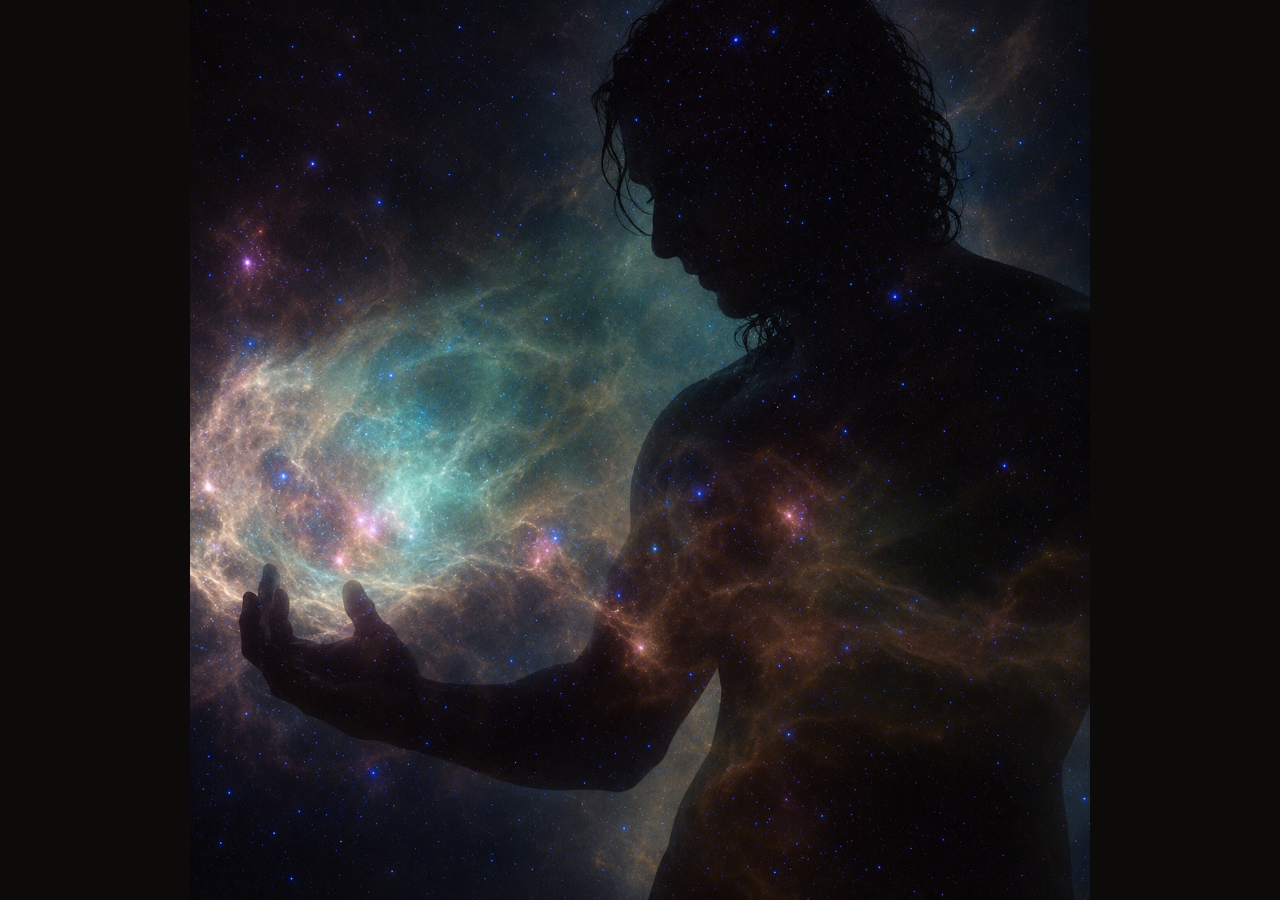
<file: index.html>
<!DOCTYPE html>
<html lang="en">
<head>
  <meta charset="UTF-8">
  <meta name="viewport" content="width=device-width, initial-scale=1.0">
  <title>Travis Darshan</title>
  <meta name="description" content="Travis Darshan.">
  <meta name="robots" content="noindex">
  <link rel="icon" href="/favicon.png">
  <meta property="og:title" content="Travis Darshan">
  <meta property="og:image" content="https://travisdarshan.com/images/thumbnail.png">
  <meta property="og:url" content="https://travisdarshan.com/">
  <meta property="og:type" content="website">
  <meta name="twitter:card" content="summary_large_image">
  <style>
    *, *::before, *::after { box-sizing: border-box; margin: 0; padding: 0; }
    html, body { height: 100%; background: #0C0B09; }
    body { display: flex; align-items: center; justify-content: center; }
    img { max-width: 100%; max-height: 100vh; object-fit: contain; display: block; }
  </style>
</head>
<body>
  <img src="images/galaxyedit.png" alt="">
</body>
</html>
</file>
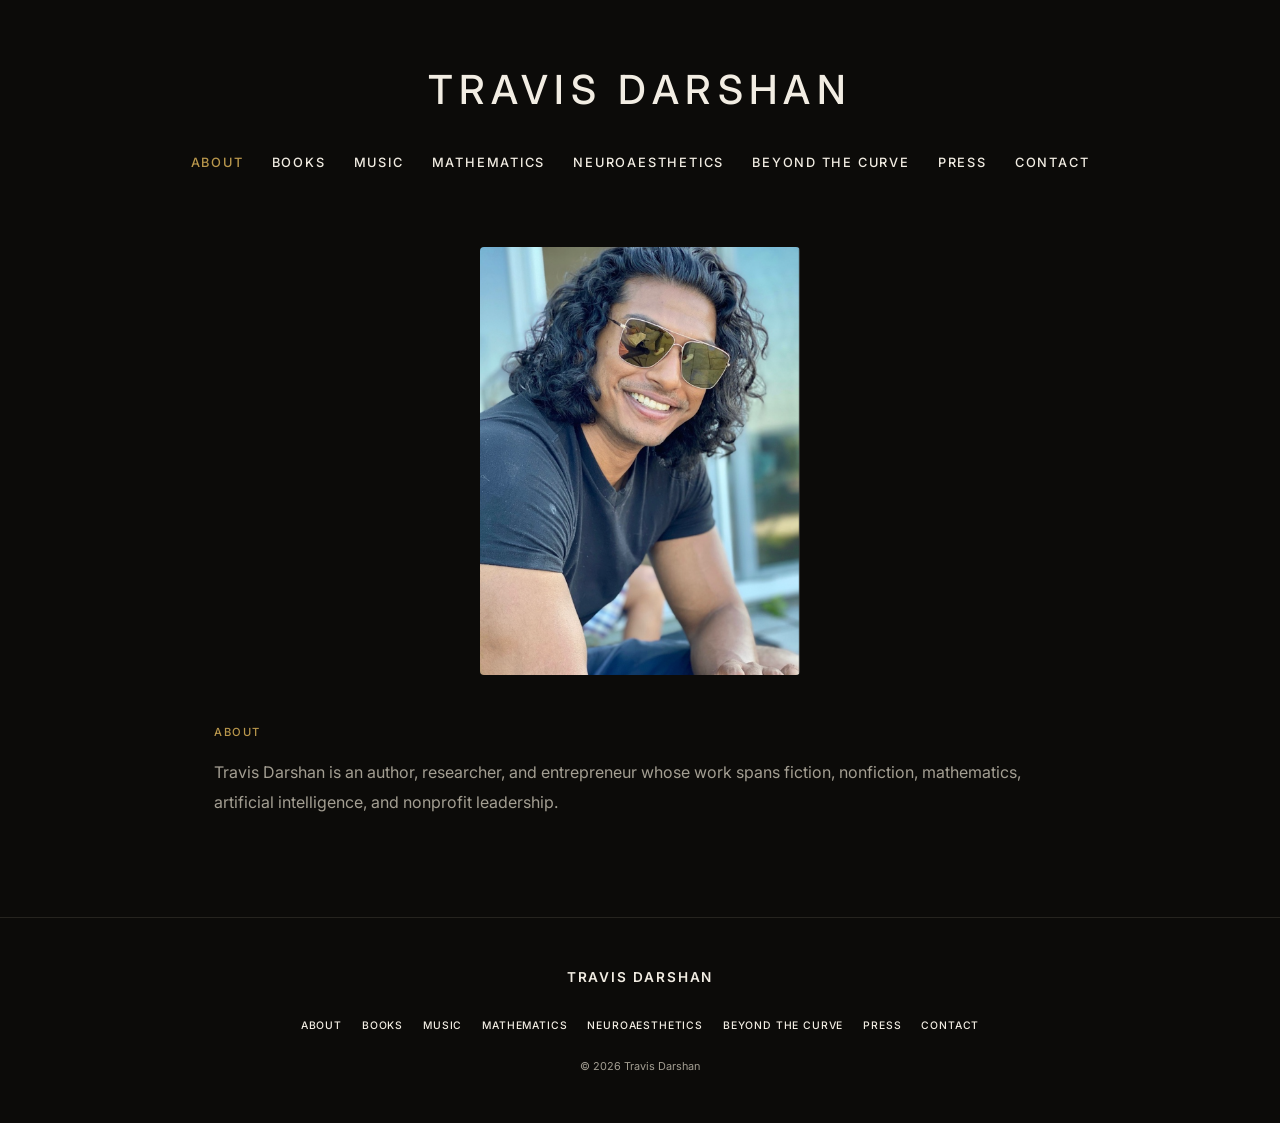
<file: about.html>
<!DOCTYPE html>
<html lang="en">
<head>
  <meta charset="UTF-8">
  <meta name="viewport" content="width=device-width, initial-scale=1.0">
  <title>About — Travis Darshan</title>
  <meta name="description" content="About Travis Darshan: published author, AI and mathematics researcher, entrepreneur, and founder of Beyond the Curve.">
  
  <meta name="robots" content="noindex">

  <meta property="og:title" content="Travis Darshan">
  <meta property="og:description" content="Author, researcher, entrepreneur, and founder of Beyond the Curve.">
  <meta property="og:image" content="https://travisdarshan.com/images/thumbnail.png">
  <meta property="og:url" content="https://travisdarshan.com/">
  <meta property="og:type" content="website">
  <meta name="twitter:card" content="summary_large_image">
  
  <link rel="stylesheet" href="style.css">
</head>
<body>
<main>
  <section style="padding-top:3rem;">
    <div class="container-narrow">
      <div style="max-width:320px; margin:0 auto 3rem;">
        <img
          src="images/tdsmile.png"
          alt="Travis Darshan is sitting down wearing a black T shirt and sunglasses, with a big smile."
          style="width:100%; height:auto; display:block; border-radius:4px;">
      </div>
    </div>

    <div class="container-medium">
      <div class="about-content" style="width:100%; max-width:none;">
        <span class="eyebrow">About</span>

        <p>Travis Darshan is an author, researcher, and entrepreneur whose work spans fiction, nonfiction, mathematics, artificial intelligence, and nonprofit leadership.</p>

        <!--<p>That question runs through everything I do. It's in my fiction, where characters wrestle with the circumstances they were handed. It's in my nonfiction, a practical system for growing through hardship rather than being defined by it. And it's at the heart of Beyond the Curve, the nonprofit I lead to support young people in the justice system.</p>

        <p>On the technical side, I work on research projects in mathematics and artificial intelligence, including certification from MIT.
         TODO: name the specific MIT program/certificate and 1-2 sentences on the research areas. </p>

        <p>As an entrepreneur, I'm interested in building things that should exist but don't yet.
         TODO: add current or past ventures worth naming. </p>

         TODO: add a personal closing paragraph in Travis's own voice: where he's from, what he does off the clock, what drives him. -->
      </div>
    </div>
  </section>
</main>
<script src="shared.js"></script>
</body>
</html>
</file>
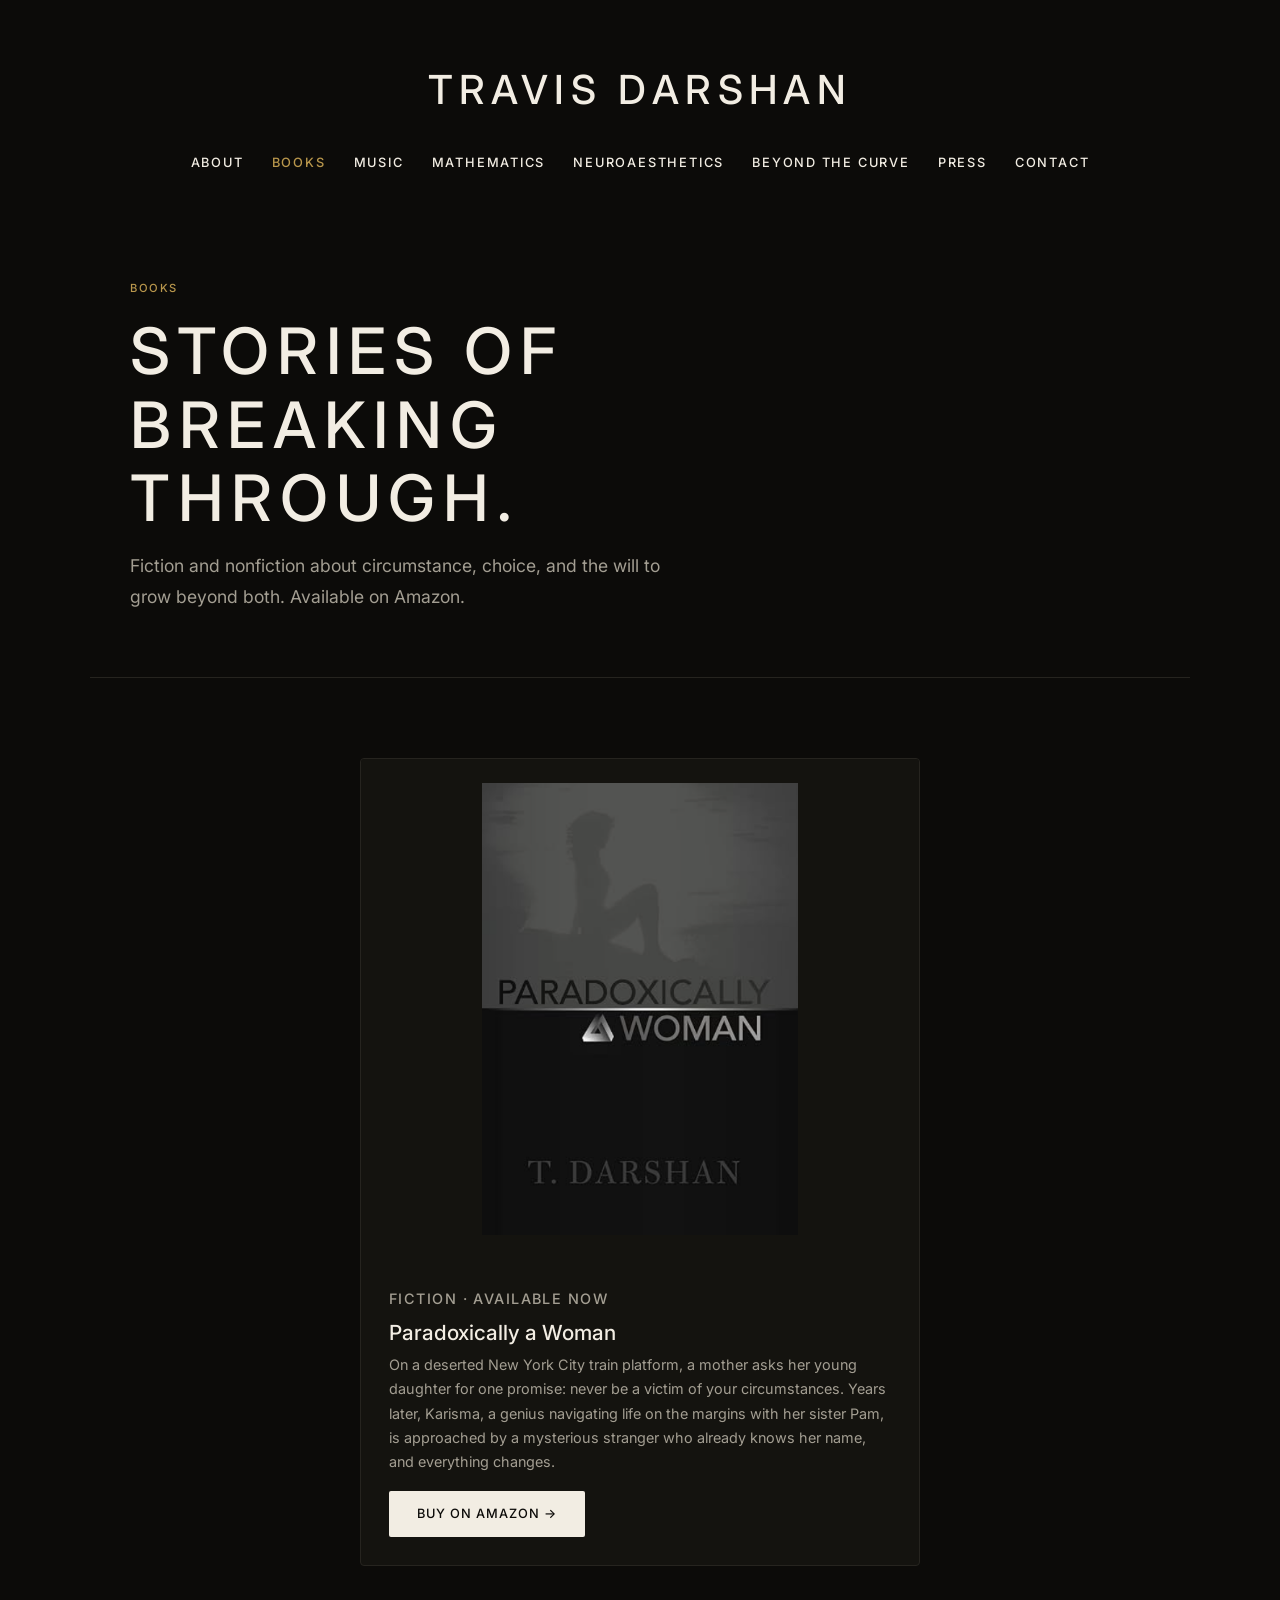
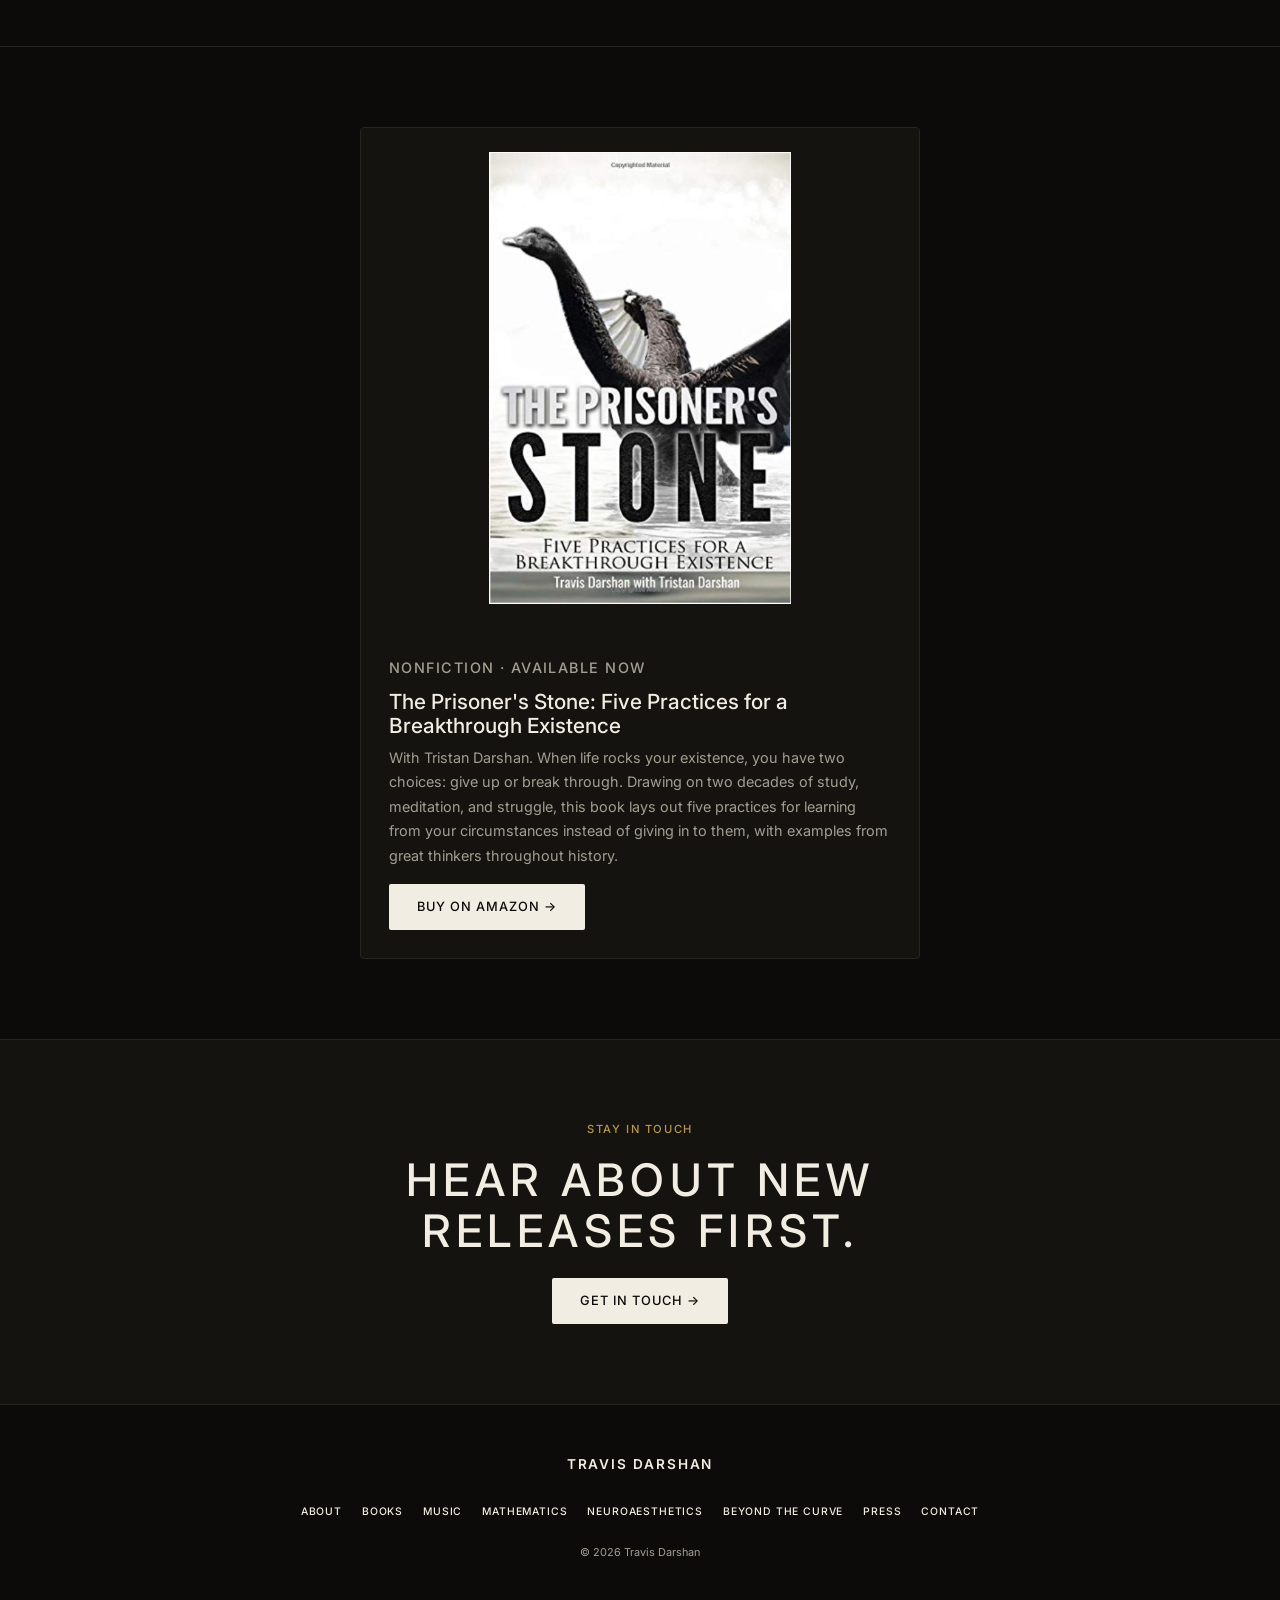
<file: books.html>
<!DOCTYPE html>
<html lang="en">
<head>
  <meta charset="UTF-8">
  <meta name="viewport" content="width=device-width, initial-scale=1.0">
  <title>Books — Travis Darshan</title>
  <meta name="description" content="Books by Travis Darshan, including Paradoxically a Woman and The Prisoner's Stone, available on Amazon.">
  
  <meta name="robots" content="noindex">

  <meta property="og:title" content="Travis Darshan">
  <meta property="og:description" content="Author, researcher, entrepreneur, and founder of Beyond the Curve.">
  <meta property="og:image" content="https://travisdarshan.com/images/thumbnail.png">
  <meta property="og:url" content="https://travisdarshan.com/">
  <meta property="og:type" content="website">
  <meta name="twitter:card" content="summary_large_image">
  
  <link rel="stylesheet" href="style.css">
</head>
<body>
<main>
  <div class="page-hero">
    <span class="eyebrow">Books</span>
    <h1>Stories of breaking through.</h1>
    <p>Fiction and nonfiction about circumstance, choice, and the will to grow beyond both. Available on Amazon.</p>
  </div>

  <section>
    <div class="container">
      <div style="display:flex; justify-content:center;">
        <div class="book-card" style="width:100%; max-width:560px;">
        <div class="book-cover" style="height:500px; padding:1.5rem; overflow:hidden; background:#14130F;">
            <a href="https://www.amazon.com/Paradoxically-Woman-T-Darshan/dp/1475934556" target="_blank" rel="noopener" style="display:block; width:100%; height:100%;">
              <img src="images/paradox.png" alt="Book cover of Paradoxically a Woman by T. Darshan." style="width:100%; height:100%; object-fit:contain; object-position:center;">
            </a>
          </div>     
           <div class="book-info">
            <p class="book-status">Fiction · Available Now</p>
            <h3>Paradoxically a Woman</h3>
            <p>On a deserted New York City train platform, a mother asks her young daughter for one promise: never be a victim of your circumstances. Years later, Karisma, a genius navigating life on the margins with her sister Pam, is approached by a mysterious stranger who already knows her name, and everything changes.</p>
            <p style="margin-top:1rem;">
              <a href="https://www.amazon.com/Paradoxically-Woman-T-Darshan/dp/1475934556" class="btn btn-primary" target="_blank" rel="noopener">Buy on Amazon →</a>
            </p>
          </div>
        </div>
      </div>
    </div>
  </section>

  <section>
    <div class="container">
      <div style="display:flex; justify-content:center;">
        <div class="book-card" style="width:100%; max-width:560px;">
         <div class="book-cover" style="height:500px; padding:1.5rem; overflow:hidden; background:#14130F;">
            <a href="https://www.amazon.com/Prisoners-Stone-Practices-Breakthrough-Existence/dp/1978480180" target="_blank" rel="noopener" style="display:block; width:100%; height:100%;">
              <img src="images/stone.png" alt="Book cover of The Prisoner's Stone: a black swan spreading its wings over water, with the title in bold type." style="width:100%; height:100%; object-fit:contain; object-position:center;">
            </a>
          </div>
          <div class="book-info">
            <p class="book-status">Nonfiction · Available Now</p>
            <h3>The Prisoner's Stone: Five Practices for a Breakthrough Existence</h3>
            <p>With Tristan Darshan. When life rocks your existence, you have two choices: give up or break through. Drawing on two decades of study, meditation, and struggle, this book lays out five practices for learning from your circumstances instead of giving in to them, with examples from great thinkers throughout history.</p>
            <p style="margin-top:1rem;">
              <a href="https://www.amazon.com/Prisoners-Stone-Practices-Breakthrough-Existence/dp/1978480180" class="btn btn-primary" target="_blank" rel="noopener">Buy on Amazon →</a>
            </p>
          </div>
        </div>
      </div>
    </div>
  </section>

  <section style="background:#14130F;">
    <div class="container-narrow" style="text-align:center;">
      <span class="eyebrow">Stay in touch</span>
      <h2 class="section-title">Hear about new releases first.</h2>
      <a href="contact.html" class="btn btn-primary">Get in touch →</a>
    </div>
  </section>
</main>
<script src="shared.js"></script>
</body>
</html>
</file>
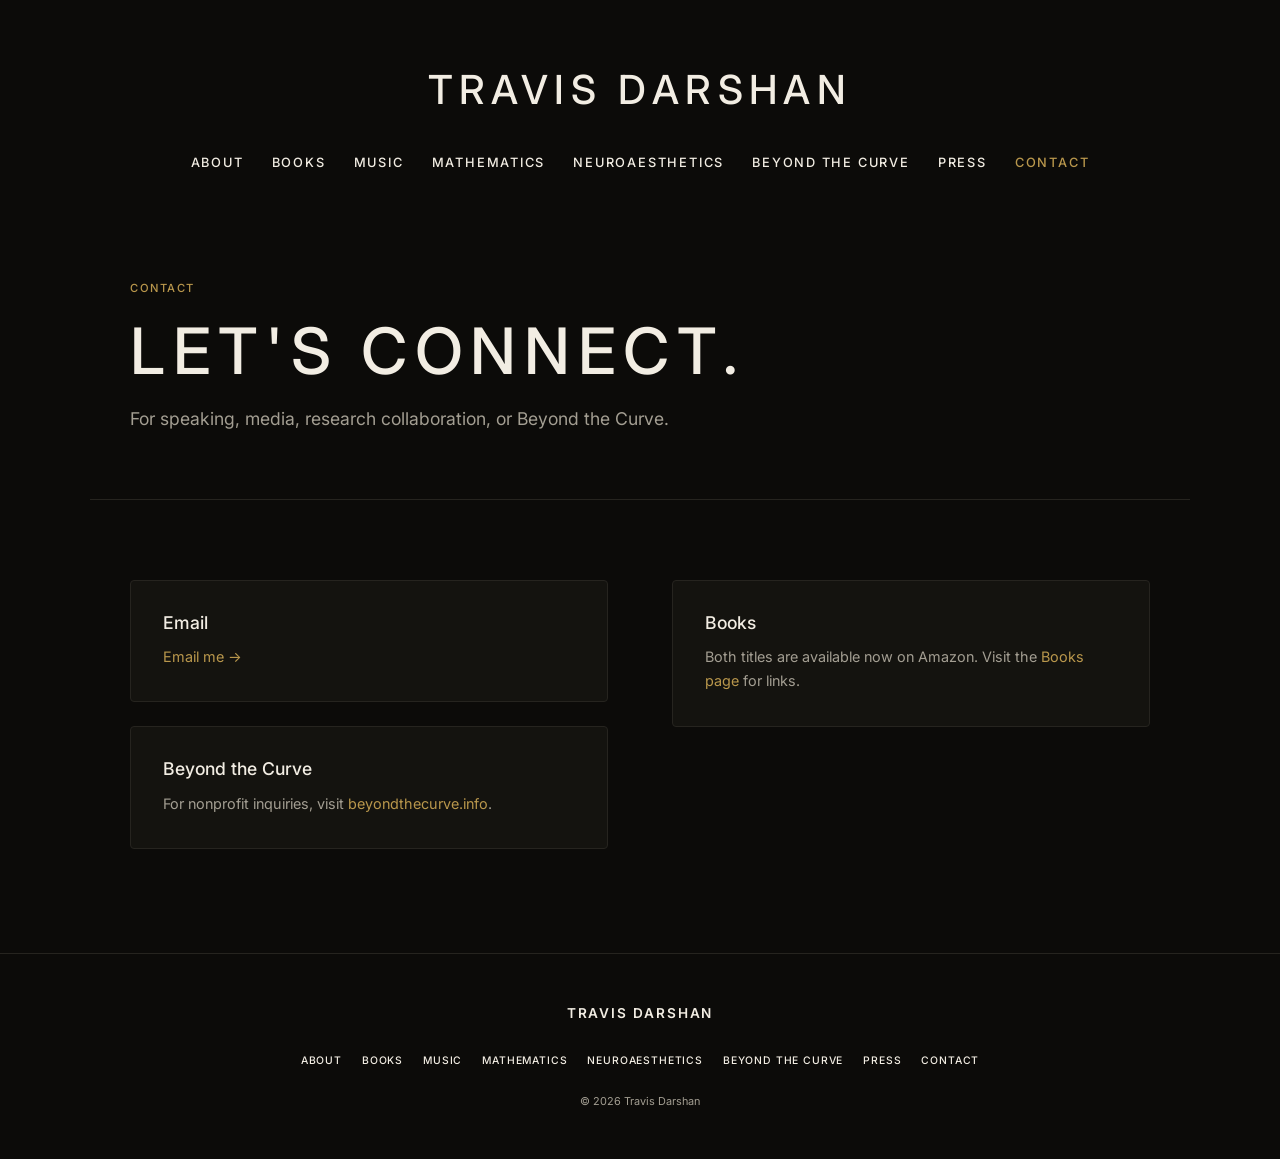
<file: contact.html>
<!DOCTYPE html>
<html lang="en">
<head>
  <meta charset="UTF-8">
  <meta name="viewport" content="width=device-width, initial-scale=1.0">
  <title>Contact — Travis Darshan</title>
  <meta name="description" content="Contact Travis Darshan for speaking, media, collaboration, or Beyond the Curve inquiries.">
  
  <meta name="robots" content="noindex">

  <meta property="og:title" content="Travis Darshan">
  <meta property="og:description" content="Author, researcher, entrepreneur, and founder of Beyond the Curve.">
  <meta property="og:image" content="https://travisdarshan.com/images/thumbnail.png">
  <meta property="og:url" content="https://travisdarshan.com/">
  <meta property="og:type" content="website">
  <meta name="twitter:card" content="summary_large_image">
  
  <link rel="stylesheet" href="style.css">
</head>
<body>
<main>
  <div class="page-hero">
    <span class="eyebrow">Contact</span>
    <h1>Let's connect.</h1>
    <p>For speaking, media, research collaboration, or Beyond the Curve.</p>
  </div>

  <section>
    <div class="container">
      <div class="contact-grid">
        <div>
          <div class="contact-info-block">
            <h3>Email</h3>
            <!-- TODO: replace with Travis's real email address in both href and text. -->
            <p><a href="mailto:tdarsh0917@gmail.com">Email me →</a></p>
          </div>
          <div class="contact-info-block">
            <h3>Beyond the Curve</h3>
            <p>For nonprofit inquiries, visit <a href="https://www.beyondthecurve.info/" target="_blank" rel="noopener">beyondthecurve.info</a>.</p>
          </div>
          <!-- TODO: add LinkedIn or other profiles as additional contact-info-blocks. -->
        </div>
        <div>
          <div class="contact-info-block">
            <h3>Books</h3>
            <p>Both titles are available now on Amazon. Visit the <a href="books.html">Books page</a> for links.</p>
          </div>
        </div>
      </div>
    </div>
  </section>
</main>
<script src="shared.js"></script>
</body>
</html>
</file>
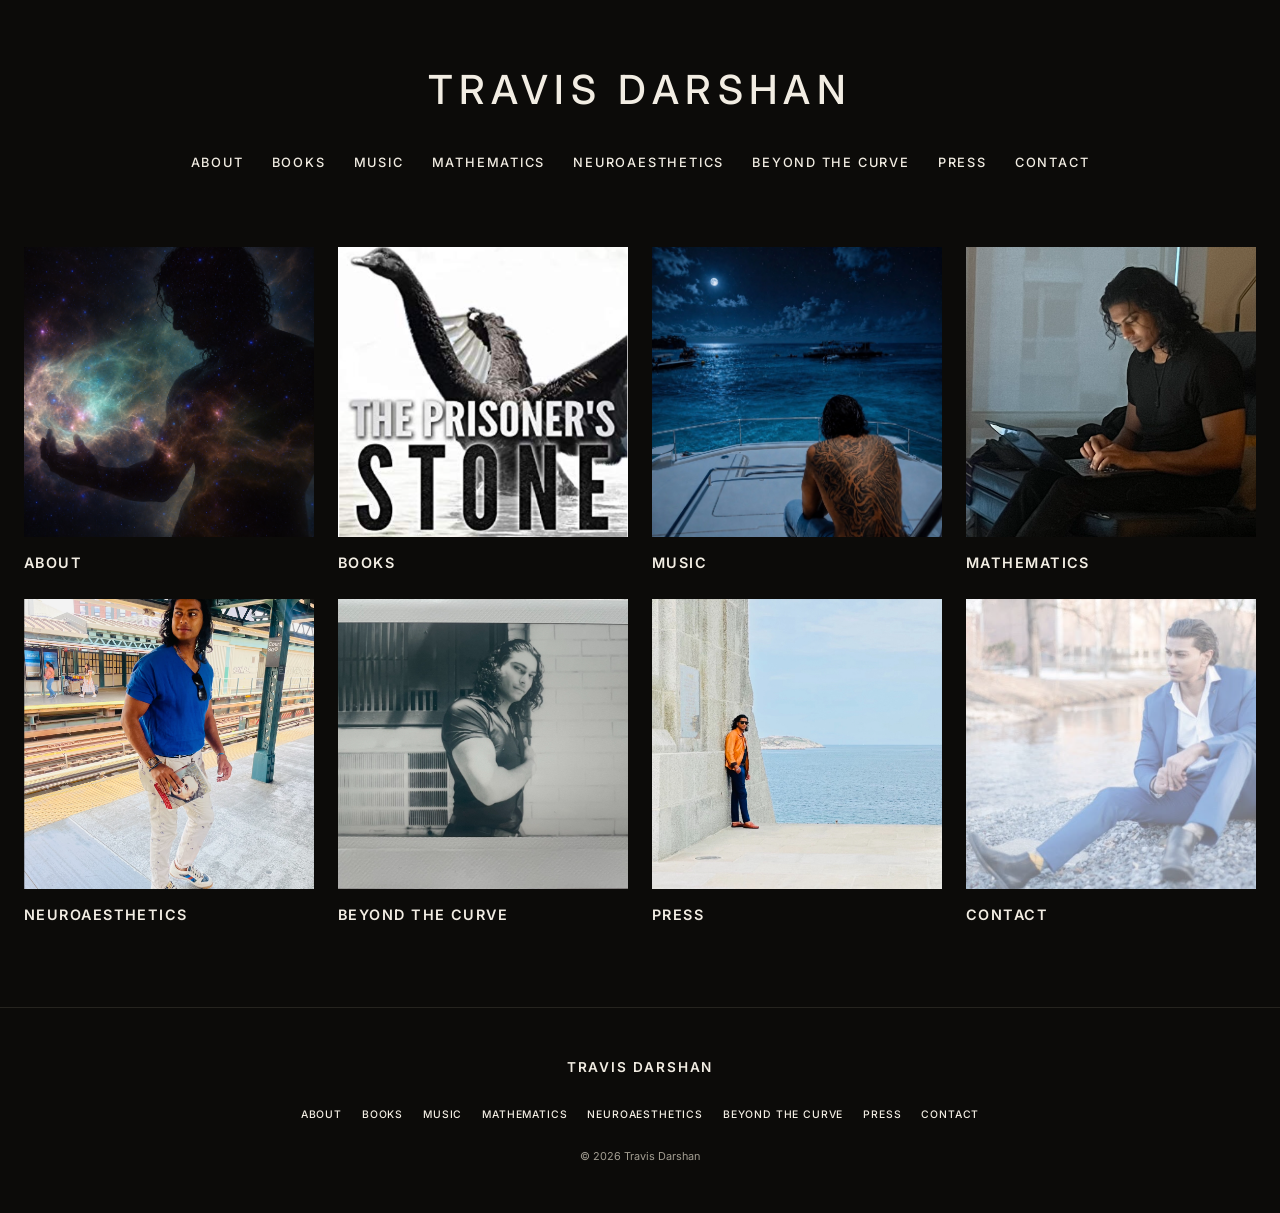
<file: home.html>
<!DOCTYPE html>
<html lang="en">
<head>
  <meta charset="UTF-8">
  <meta name="viewport" content="width=device-width, initial-scale=1.0">
  <title>Travis Darshan — Author, Researcher, Founder</title>
  <meta name="description" content="Travis Darshan is a published author, AI and mathematics researcher, entrepreneur, and nonprofit leader behind Beyond the Curve.">
  
  <meta name="robots" content="noindex">

  <meta property="og:title" content="Travis Darshan">
  <meta property="og:description" content="Author, researcher, entrepreneur, and founder of Beyond the Curve.">
  <meta property="og:image" content="https://travisdarshan.com/images/thumbnail.png">
  <meta property="og:url" content="https://travisdarshan.com/">
  <meta property="og:type" content="website">
  <meta name="twitter:card" content="summary_large_image">

  <link rel="stylesheet" href="style.css">
</head>
<body>
<main>
  <div class="tile-grid">
    <a class="tile" href="about.html">
      <img src="images/galaxyedit.png" alt="">
      <div class="tile-label">About</div>
    </a>

    <a class="tile" href="books.html">
      <img src="images/stone.png" alt="">
      <div class="tile-label">Books</div>
    </a>

    <a class="tile" href="music.html">
      <img src="images/tdphx.jpeg" alt="">
      <div class="tile-label">Music</div>
    </a>

   <a class="tile" href="mathematics.html">
      <img src="images/travstudy.png" alt="">
      <div class="tile-label">Mathematics</div>
    </a>

    <a class="tile" href="neuroaesthetics.html">
      <img src="images/travsubwayplat.png" alt="">
      <div class="tile-label">Neuroaesthetics</div>
    </a>

    <a class="tile" href="nonprofit.html">
      <img src="images/tdpolaroid.jpeg" alt="">
      <div class="tile-label">Beyond the Curve</div>
    </a>

    <a class="tile" href="press.html">
      <img src="images/travis-ocean.jpg" alt="">
      <div class="tile-label">Press</div>
    </a>

    <a class="tile" href="contact.html">
      <img src="images/tdcreek.png" alt="">
      <div class="tile-label">Contact</div>
    </a>

  </div>

  </section>
</main>
<script src="shared.js"></script>
</body>
</html>
</file>
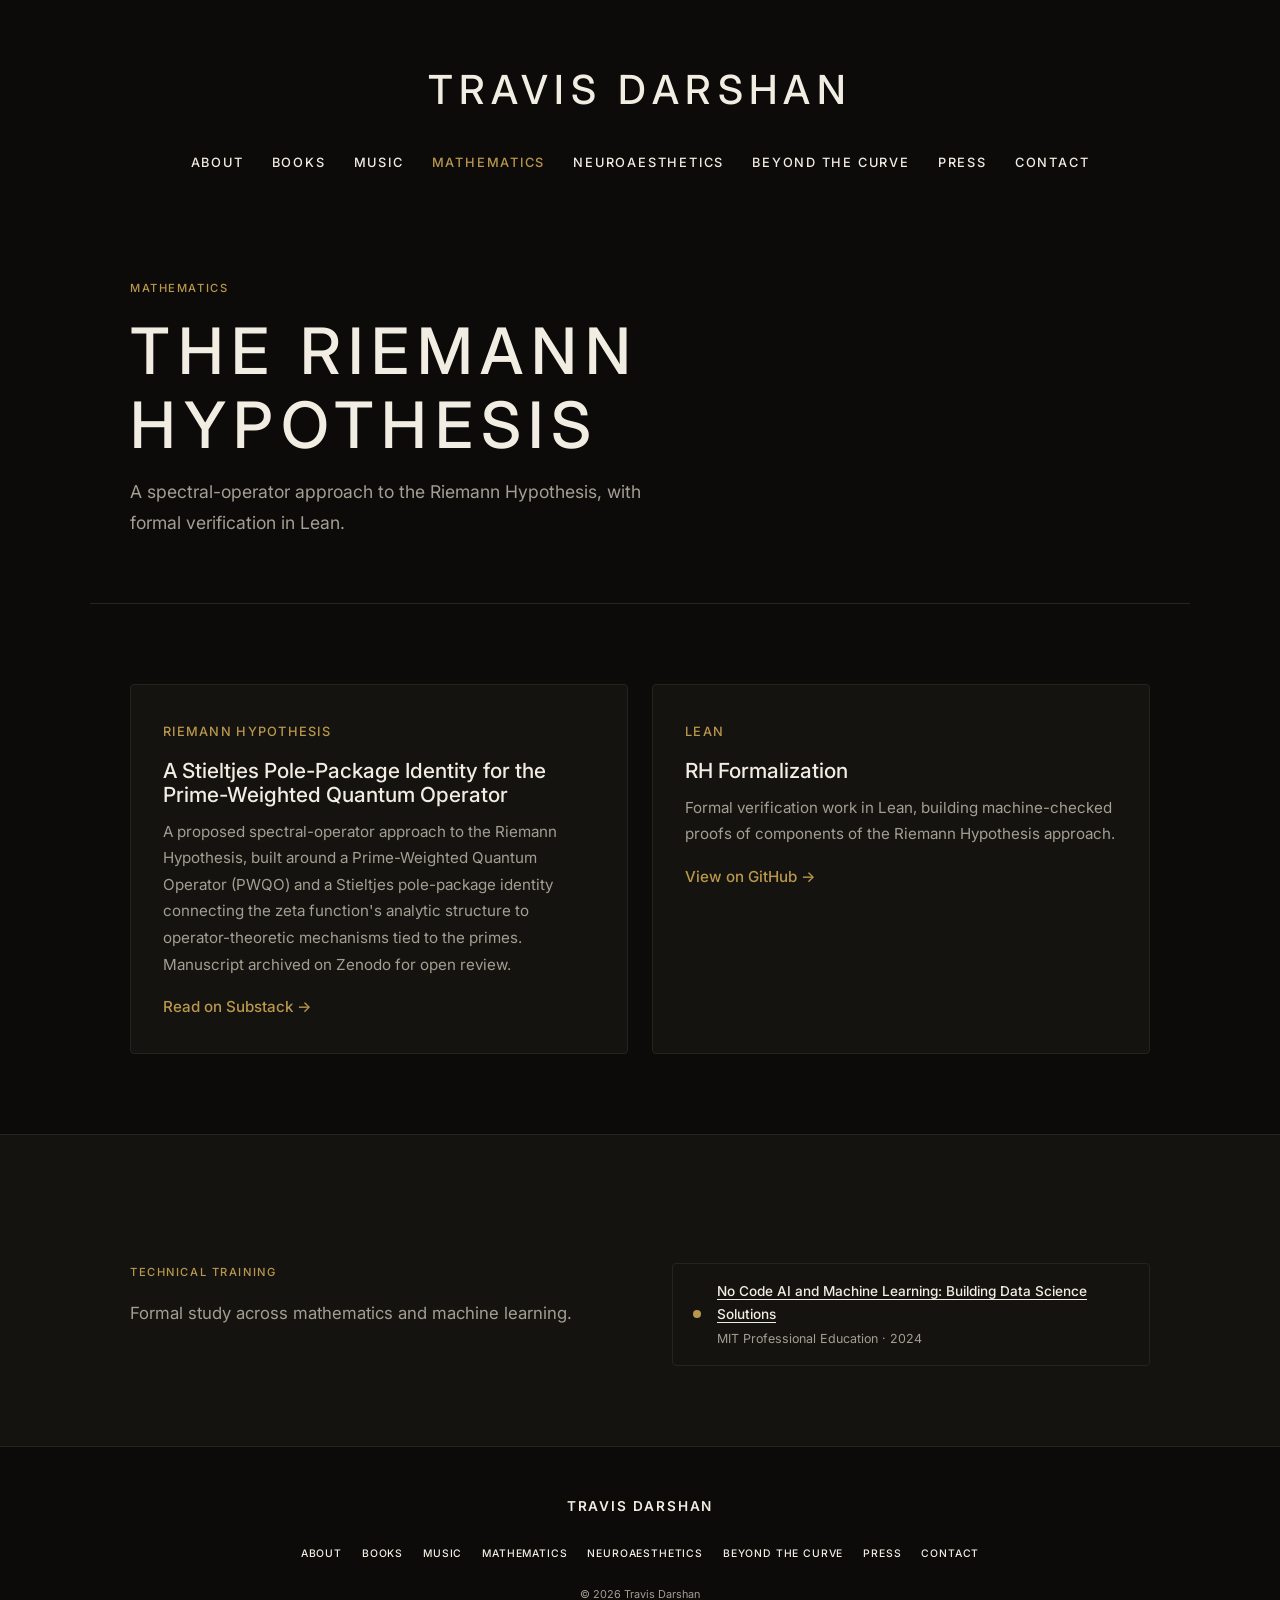
<file: mathematics.html>
<!DOCTYPE html>
<html lang="en">
<head>
  <meta charset="UTF-8">
  <meta name="viewport" content="width=device-width, initial-scale=1.0">
<title>Mathematics — Travis Darshan</title>
  <meta name="description" content="Mathematics research by Travis Darshan, including work on the Riemann Hypothesis and formal proofs in Lean.">  <link rel="stylesheet" href="style.css">

  <meta name="robots" content="noindex">

  <meta property="og:title" content="Travis Darshan">
  <meta property="og:description" content="Author, researcher, entrepreneur, and founder of Beyond the Curve.">
  <meta property="og:image" content="https://travisdarshan.com/images/thumbnail.png">
  <meta property="og:url" content="https://travisdarshan.com/">
  <meta property="og:type" content="website">
  <meta name="twitter:card" content="summary_large_image">

</head>
<body>
<main>
  <div class="page-hero">
<span class="eyebrow">Mathematics</span>
    <h1>The Riemann Hypothesis</h1>
    <p>A spectral-operator approach to the Riemann Hypothesis, with formal verification in Lean.</p>
    <!-- TODO: Travis to confirm the one-line summary above and fill in the project cards below. -->
     </div>

  <section>
    <div class="container">
      <div class="card-grid" style="margin-top:0;">
        <div class="card">
          <span class="card-tag">Riemann Hypothesis</span>
          <h3>A Stieltjes Pole-Package Identity for the Prime-Weighted Quantum Operator</h3>
          <p>A proposed spectral-operator approach to the Riemann Hypothesis, built around a Prime-Weighted Quantum Operator (PWQO) and a Stieltjes pole-package identity connecting the zeta function's analytic structure to operator-theoretic mechanisms tied to the primes. Manuscript archived on Zenodo for open review.</p>
          <!-- TODO: swap href for the current version when Travis sends it. -->
          <p style="margin-top:1rem;"><a href="https://travisdarshan.substack.com/p/a-stieltjes-pole-package-identity" target="_blank" rel="noopener" style="color:var(--terra); text-decoration:none; font-weight:500;">Read on Substack →</a></p>
        </div>
        <div class="card">
          <span class="card-tag">Lean</span>
          <h3>RH Formalization</h3>
          <p>Formal verification work in Lean, building machine-checked proofs of components of the Riemann Hypothesis approach.</p>
          <!-- TODO: Travis to confirm the one-line description above. -->
          <p style="margin-top:1rem;"><a href="https://github.com/tdarshan0917-hub/RH-Formalization-" target="_blank" rel="noopener" style="color:var(--terra); text-decoration:none; font-weight:500;">View on GitHub →</a></p>
        </div>
      </div>
    </div>
  </section>

  <section style="background:#14130F;">
    <div class="container">
      <div class="tech-grid">
        <div>
          <span class="eyebrow">Technical Training</span>
          <p class="section-body">Formal study across mathematics and machine learning.</p>
        </div>
        <div class="tech-stack">
         <div class="tech-item">
            <div class="tech-dot active"></div>
            <div>
              <div class="tech-item-label"><a href="images/TDMIT.png" target="_blank" rel="noopener" style="color:var(--ivory); text-decoration:underline; text-underline-offset:3px;">No Code AI and Machine Learning: Building Data Science Solutions</a></div>
              <div class="tech-item-sub">MIT Professional Education · 2024</div>
            </div>
          </div>
          </div>
          <!-- TODO: add additional credentials, coursework, or affiliations as tech-item blocks. -->
        </div>
      </div>
    </div>
  </section>
</main>
<script src="shared.js"></script>
</body>
</html>
</file>
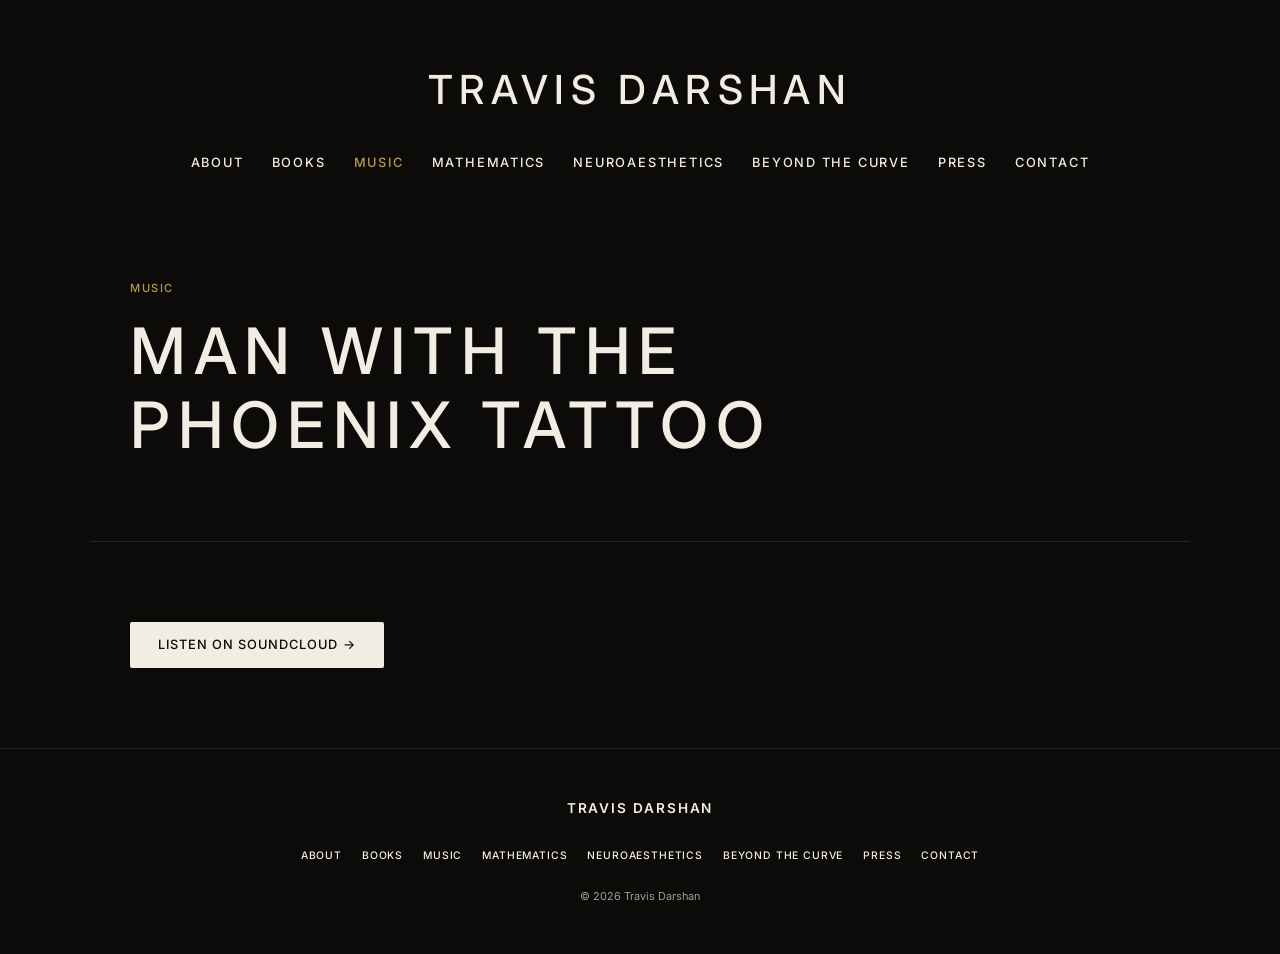
<file: music.html>
<!DOCTYPE html>
<html lang="en">
<head>
  <meta charset="UTF-8">
  <meta name="viewport" content="width=device-width, initial-scale=1.0">
  <title>Music — Travis Darshan</title>
  <meta name="description" content="Music by Travis Darshan.">
  
  <meta name="robots" content="noindex">

  <meta property="og:title" content="Travis Darshan">
  <meta property="og:description" content="Author, researcher, entrepreneur, and founder of Beyond the Curve.">
  <meta property="og:image" content="https://travisdarshan.com/images/thumbnail.png">
  <meta property="og:url" content="https://travisdarshan.com/">
  <meta property="og:type" content="website">
  <meta name="twitter:card" content="summary_large_image">
  
  <link rel="stylesheet" href="style.css">
</head>
<body>
<main>
  <div class="page-hero">
    <span class="eyebrow">Music</span>
    <h1>Man with the Phoenix Tattoo</h1>
    <p><!-- TODO: one line about the album/EP --></p>
  </div>

  <section>
    <div class="container" style="max-width:1100px;">
      <!-- MUSIC LINK: to swap for Spotify later, replace the href below with the Spotify URL and change the button text. -->
      <a href="https://soundcloud.com/travis-darshan/sets/man-with-the-phoenix-tattoo/s-28IuUDHWRdt" class="btn btn-primary" target="_blank" rel="noopener">Listen on SoundCloud →</a>
    </div>
  </section>
  
</main>
<script src="shared.js"></script>
</body>
</html>
</file>
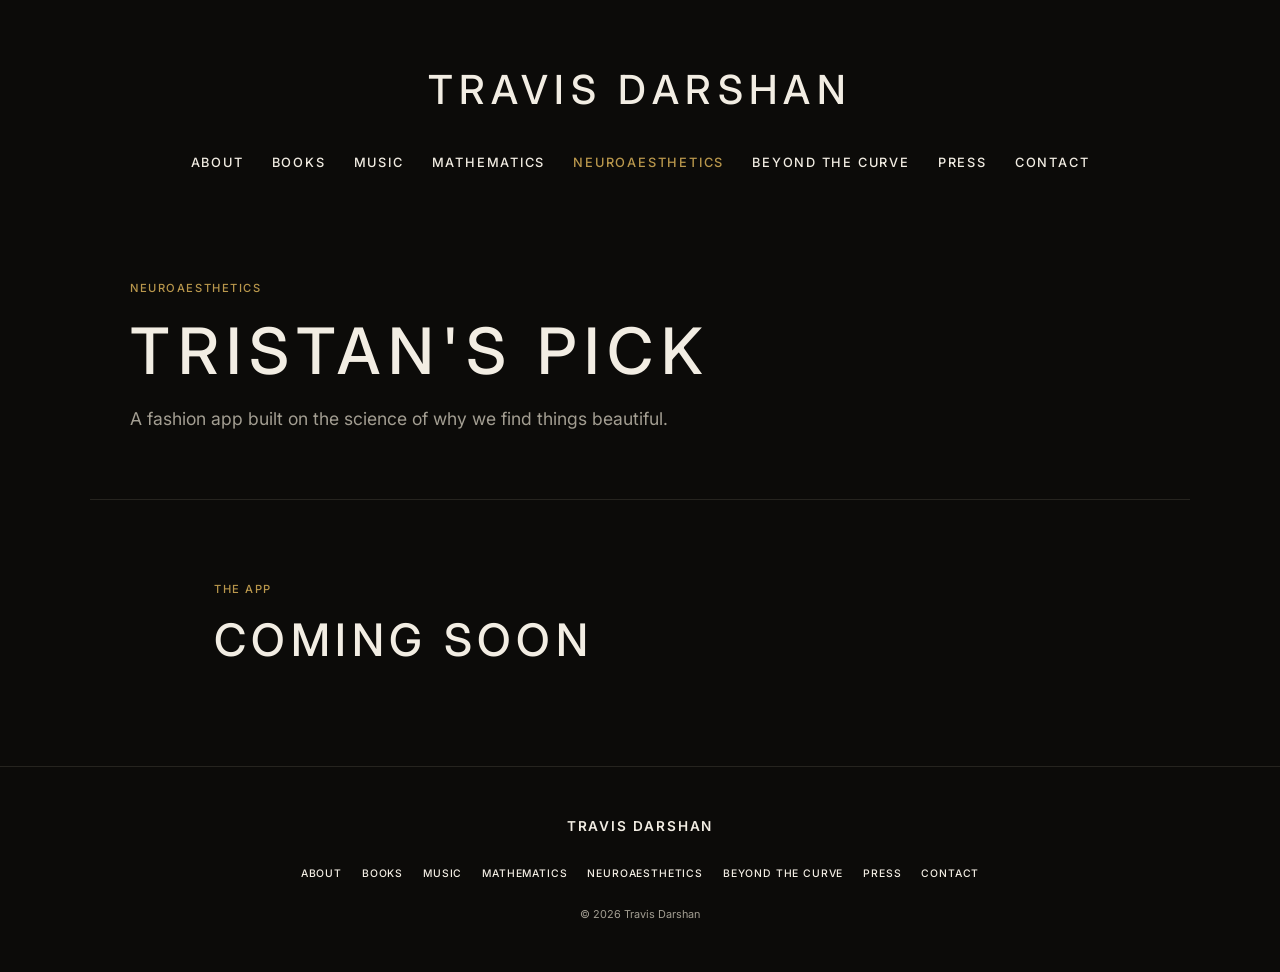
<file: neuroaesthetics.html>
<!DOCTYPE html>
<html lang="en">
<head>
  <meta charset="UTF-8">
  <meta name="viewport" content="width=device-width, initial-scale=1.0">
  <title>Neuroaesthetics — Travis Darshan</title>
  <meta name="description" content="Tristan's Pick, a fashion app built on neuroaesthetics, by Travis Darshan.">
  
  <meta name="robots" content="noindex">

  <meta property="og:title" content="Travis Darshan">
  <meta property="og:description" content="Author, researcher, entrepreneur, and founder of Beyond the Curve.">
  <meta property="og:image" content="https://travisdarshan.com/images/thumbnail.png">
  <meta property="og:url" content="https://travisdarshan.com/">
  <meta property="og:type" content="website">
  <meta name="twitter:card" content="summary_large_image">
  
  <link rel="stylesheet" href="style.css">
</head>
<body>
<main>
  <div class="page-hero">
    <span class="eyebrow">Neuroaesthetics</span>
    <h1>Tristan's Pick</h1>
    <p>A fashion app built on the science of why we find things beautiful.</p>
    <!-- TODO: Travis to replace with the app's real one-line pitch. -->
  </div>

  <section>
    <div class="container-medium">
      <span class="eyebrow">The App</span>
      <h2 class="section-title"> COMING SOON </h2>
      <p class="section-body">
        <!-- TODO: what the app does, who it's for, what neuroaesthetics means here. -->
      </p>
      <!-- TODO: App Store / Play Store / website link:
      <p style="margin-top:2rem;"><a href="URL" class="btn btn-primary" target="_blank" rel="noopener">Get the app →</a></p>
      -->
    </div>
  </section>
</main>
<script src="shared.js"></script>
</body>
</html>
</file>
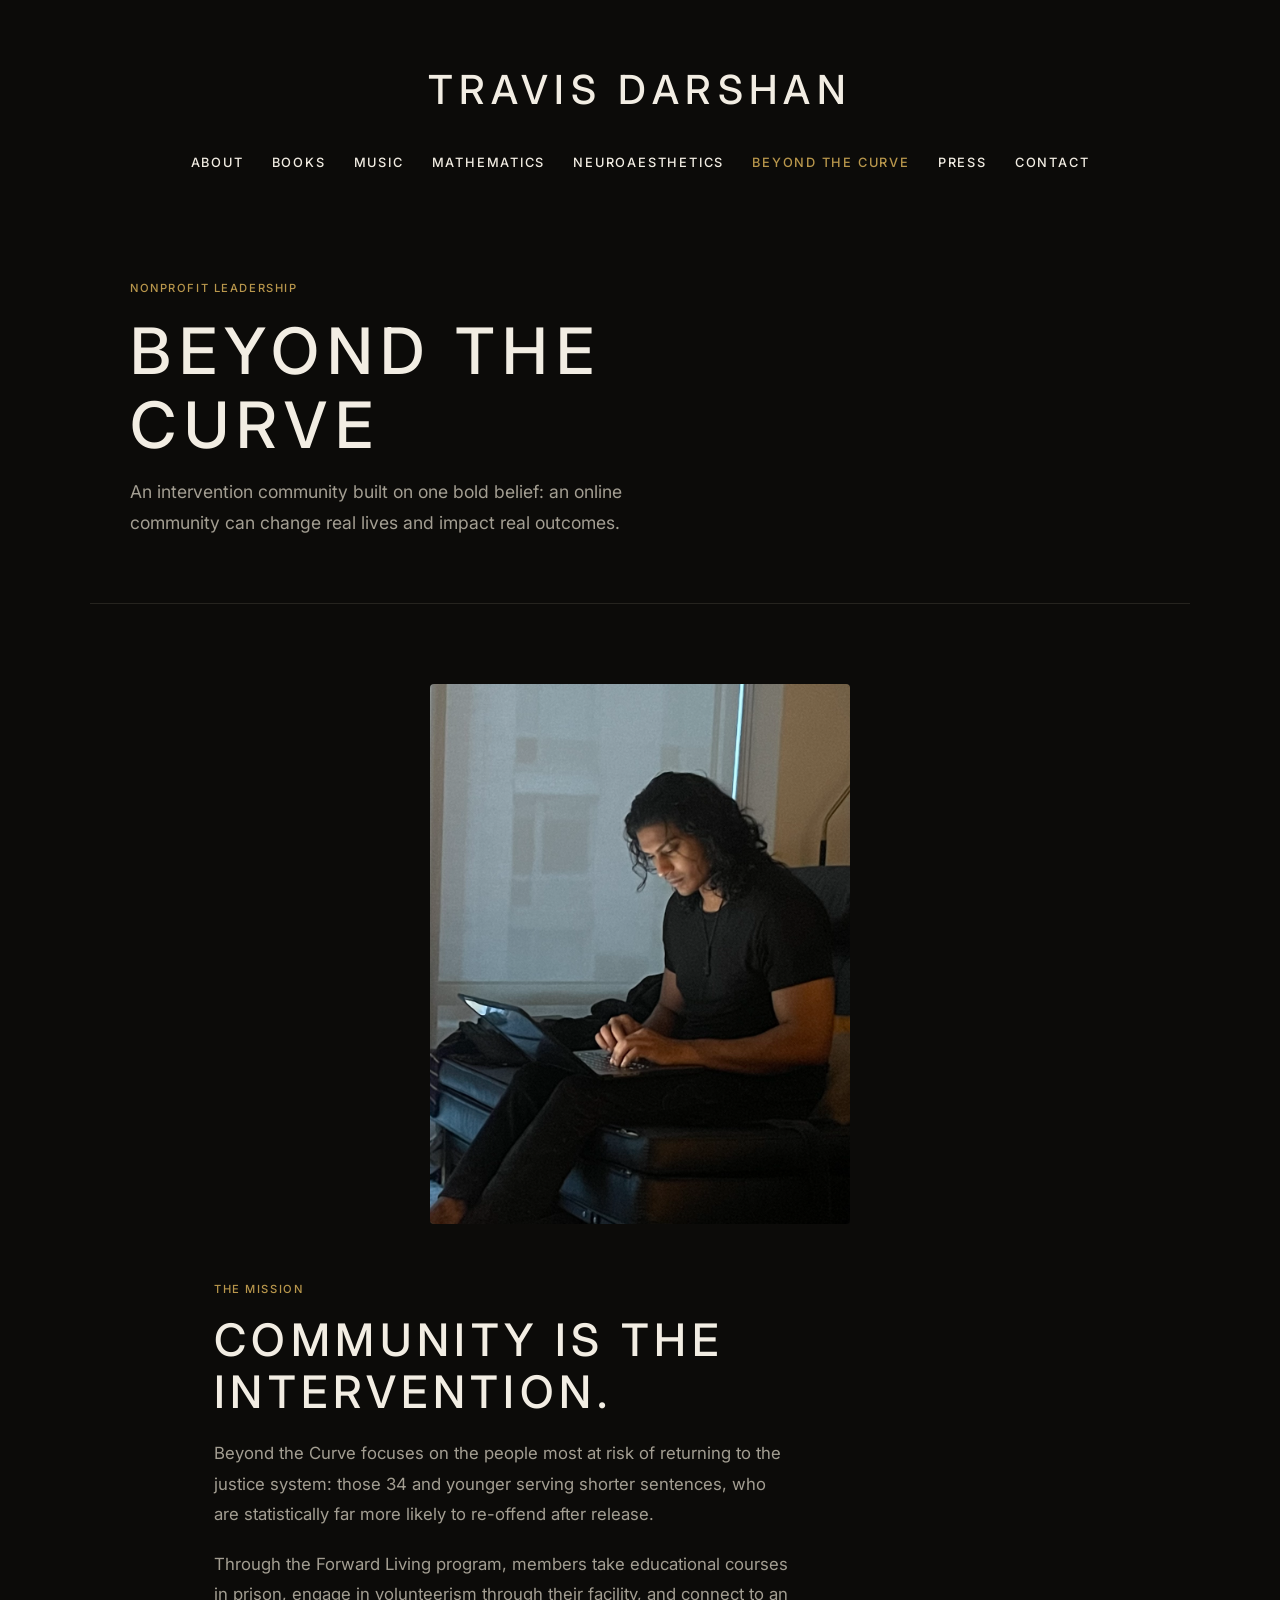
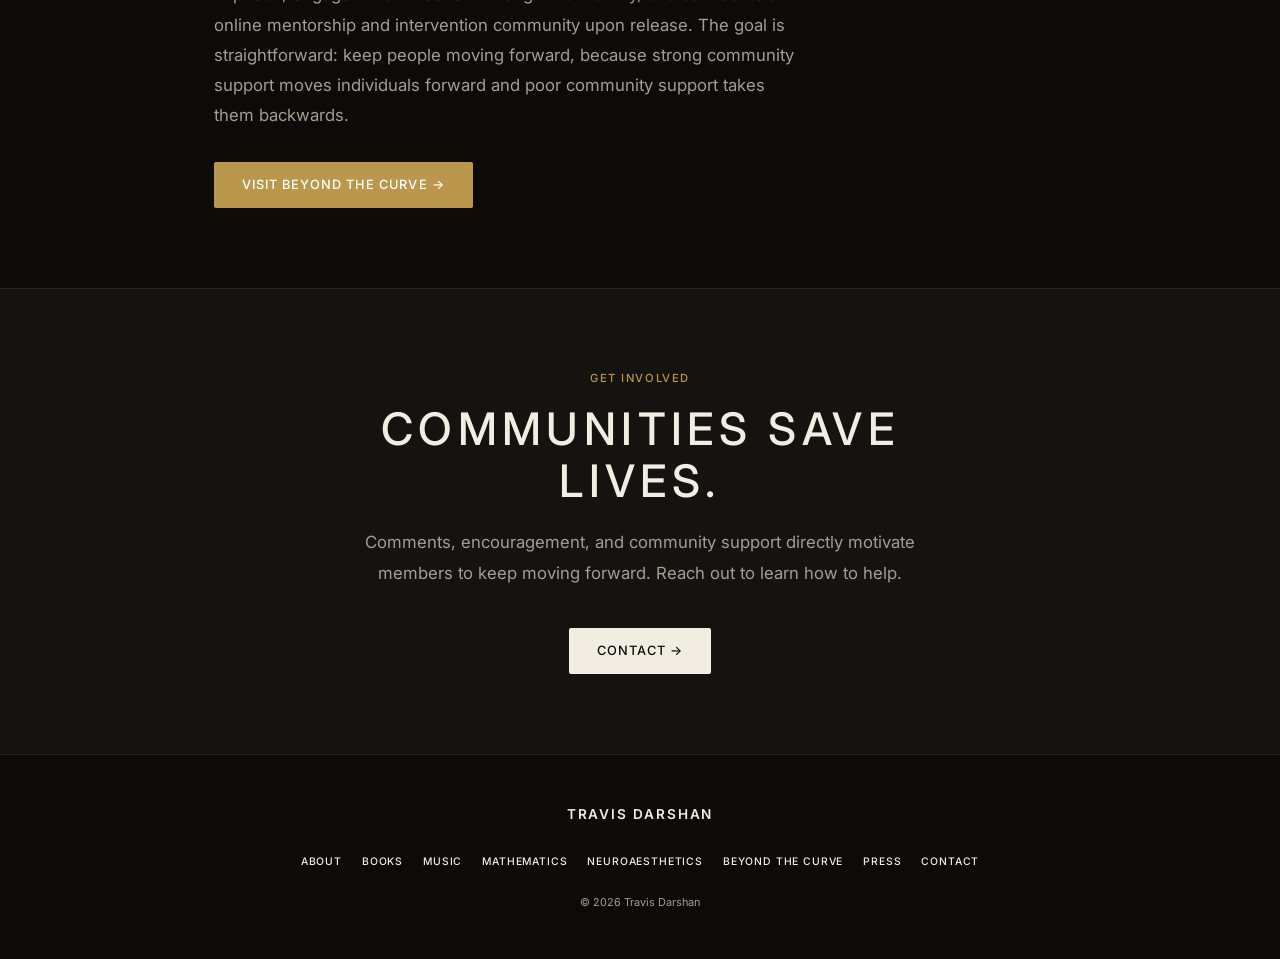
<file: nonprofit.html>
<!DOCTYPE html>
<html lang="en">
<head>
  <meta charset="UTF-8">
  <meta name="viewport" content="width=device-width, initial-scale=1.0">
  <title>Beyond the Curve — Travis Darshan</title>
  <meta name="description" content="Beyond the Curve, a nonprofit supporting young people in the justice system, led by Travis Darshan.">
  
  <meta name="robots" content="noindex">

  <meta property="og:title" content="Travis Darshan">
  <meta property="og:description" content="Author, researcher, entrepreneur, and founder of Beyond the Curve.">
  <meta property="og:image" content="https://travisdarshan.com/images/thumbnail.png">
  <meta property="og:url" content="https://travisdarshan.com/">
  <meta property="og:type" content="website">
  <meta name="twitter:card" content="summary_large_image">
  
 <link rel="stylesheet" href="style.css">
</head>
<body>
<main>
  <div class="page-hero">
    <span class="eyebrow">Nonprofit Leadership</span>
    <h1>Beyond the Curve</h1>
    <p>An intervention community built on one bold belief: an online community can change real lives and impact real outcomes.</p>
  </div>

  <section>
    <div class="container-medium">
      <div style="max-width:420px; margin:0 auto 3.5rem;">
        <!-- TODO: send Claude this image so real descriptive alt text can be written for it. -->
        <img
          src="images/travstudy.png"
          alt="Travis Darshan sitting on a black sofa wearing a black shirt and pants with a laptop in his lap. The screen is glowing on his face."
          style="width:100%; height:auto; display:block; border-radius:4px;">
      </div>
      <span class="eyebrow">The Mission</span>
      <h2 class="section-title">Community is the intervention.</h2>
      <p class="section-body" style="margin-bottom:1.25rem;">Beyond the Curve focuses on the people most at risk of returning to the justice system: those 34 and younger serving shorter sentences, who are statistically far more likely to re-offend after release.</p>
      <p class="section-body" style="margin-bottom:1.25rem;">Through the Forward Living program, members take educational courses in prison, engage in volunteerism through their facility, and connect to an online mentorship and intervention community upon release. The goal is straightforward: keep people moving forward, because strong community support moves individuals forward and poor community support takes them backwards.</p>
      <!-- TODO: Travis should review and expand this in his own words, and confirm his exact role/title (founder, executive director, etc.) so it can be stated on the page. -->
      <p style="margin-top:2rem;">
        <a href="https://www.beyondthecurve.info/" class="btn btn-terra" target="_blank" rel="noopener">Visit Beyond the Curve →</a>
        <!-- NOTE: two sites exist, beyondthecurve.org and beyondthecurve.info. Confirm which is current and update if needed. -->
      </p>
    </div>
  </section>

  <section style="background:#14130F;">
    <div class="container-narrow" style="text-align:center;">
      <span class="eyebrow">Get involved</span>
      <h2 class="section-title">Communities save lives.</h2>
      <p class="section-body" style="margin:0 auto 2.5rem;">Comments, encouragement, and community support directly motivate members to keep moving forward. Reach out to learn how to help.</p>
      <a href="contact.html" class="btn btn-primary">Contact →</a>
    </div>
  </section>
</main>
<script src="shared.js"></script>
</body>
</html>
</file>
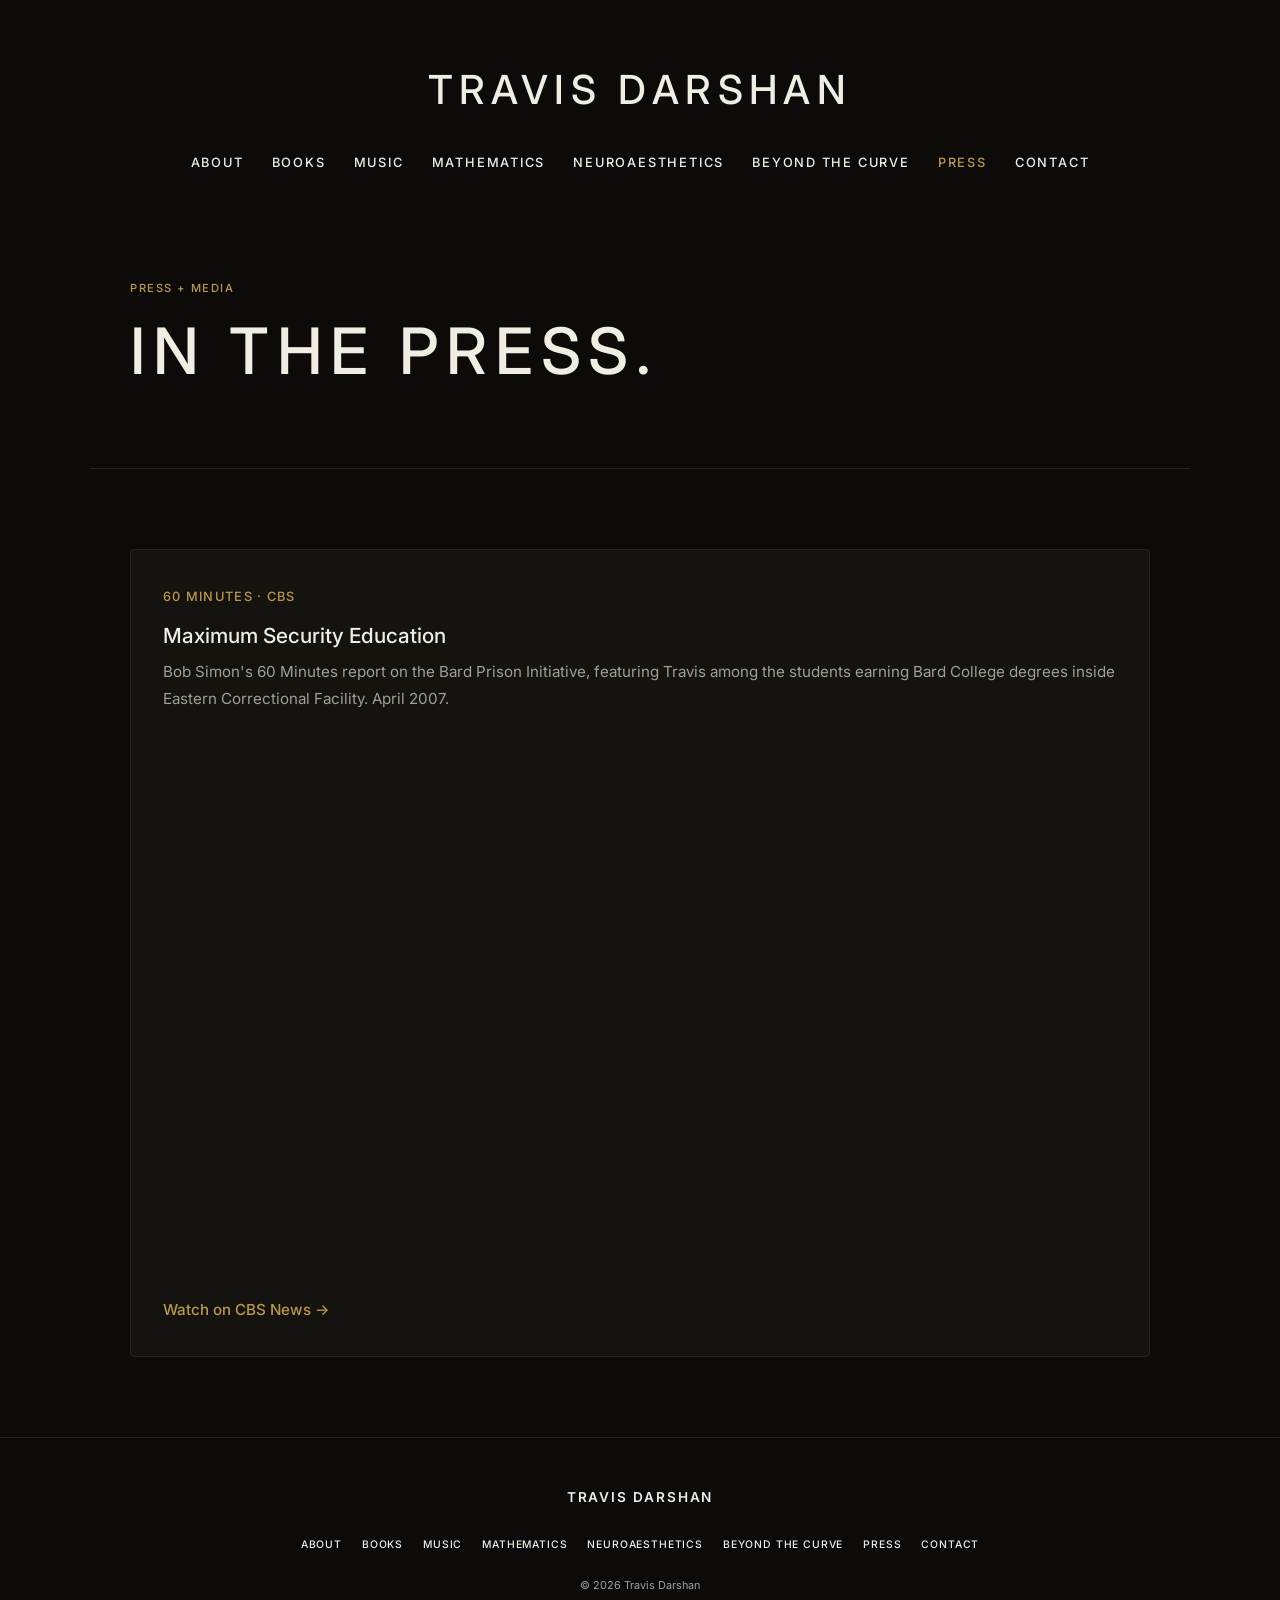
<file: press.html>
<!DOCTYPE html>
<html lang="en">
<head>
  <meta charset="UTF-8">
  <meta name="viewport" content="width=device-width, initial-scale=1.0">
  <title>Press — Travis Darshan</title>
  <meta name="description" content="Press and media featuring Travis Darshan.">
  
  <meta name="robots" content="noindex">

  <meta property="og:title" content="Travis Darshan">
  <meta property="og:description" content="Author, researcher, entrepreneur, and founder of Beyond the Curve.">
  <meta property="og:image" content="https://travisdarshan.com/images/thumbnail.png">
  <meta property="og:url" content="https://travisdarshan.com/">
  <meta property="og:type" content="website">
  <meta name="twitter:card" content="summary_large_image">
  
  <link rel="stylesheet" href="style.css">
</head>
<body>
<main>
  <div class="page-hero">
    <span class="eyebrow">Press + Media</span>
    <h1>In the press.</h1>
  </div>

  <section>
    <div class="container">
      <div class="card" style="grid-column:1/-1;">
          <span class="card-tag">60 Minutes · CBS</span>
          <h3>Maximum Security Education</h3>
          <p>Bob Simon's 60 Minutes report on the Bard Prison Initiative, featuring Travis among the students earning Bard College degrees inside Eastern Correctional Facility. April 2007.</p>
          <div style="margin-top:1.5rem; aspect-ratio:16/9;">
            <iframe src="https://www.cbsnews.com/video/maximum-security-education-2/?embed=1" width="100%" height="100%" frameborder="0" allowfullscreen loading="lazy" title="60 Minutes: Maximum Security Education" style="border-radius:4px;"></iframe>
          </div>
          <p style="margin-top:1rem;"><a href="https://www.cbsnews.com/news/maximum-security-education/" target="_blank" rel="noopener" style="color:var(--terra); text-decoration:none; font-weight:500;">Watch on CBS News →</a></p>
        </div>
      </div>
    </div>
  </section>
</main>
<script src="shared.js"></script>
</body>
</html>
</file>
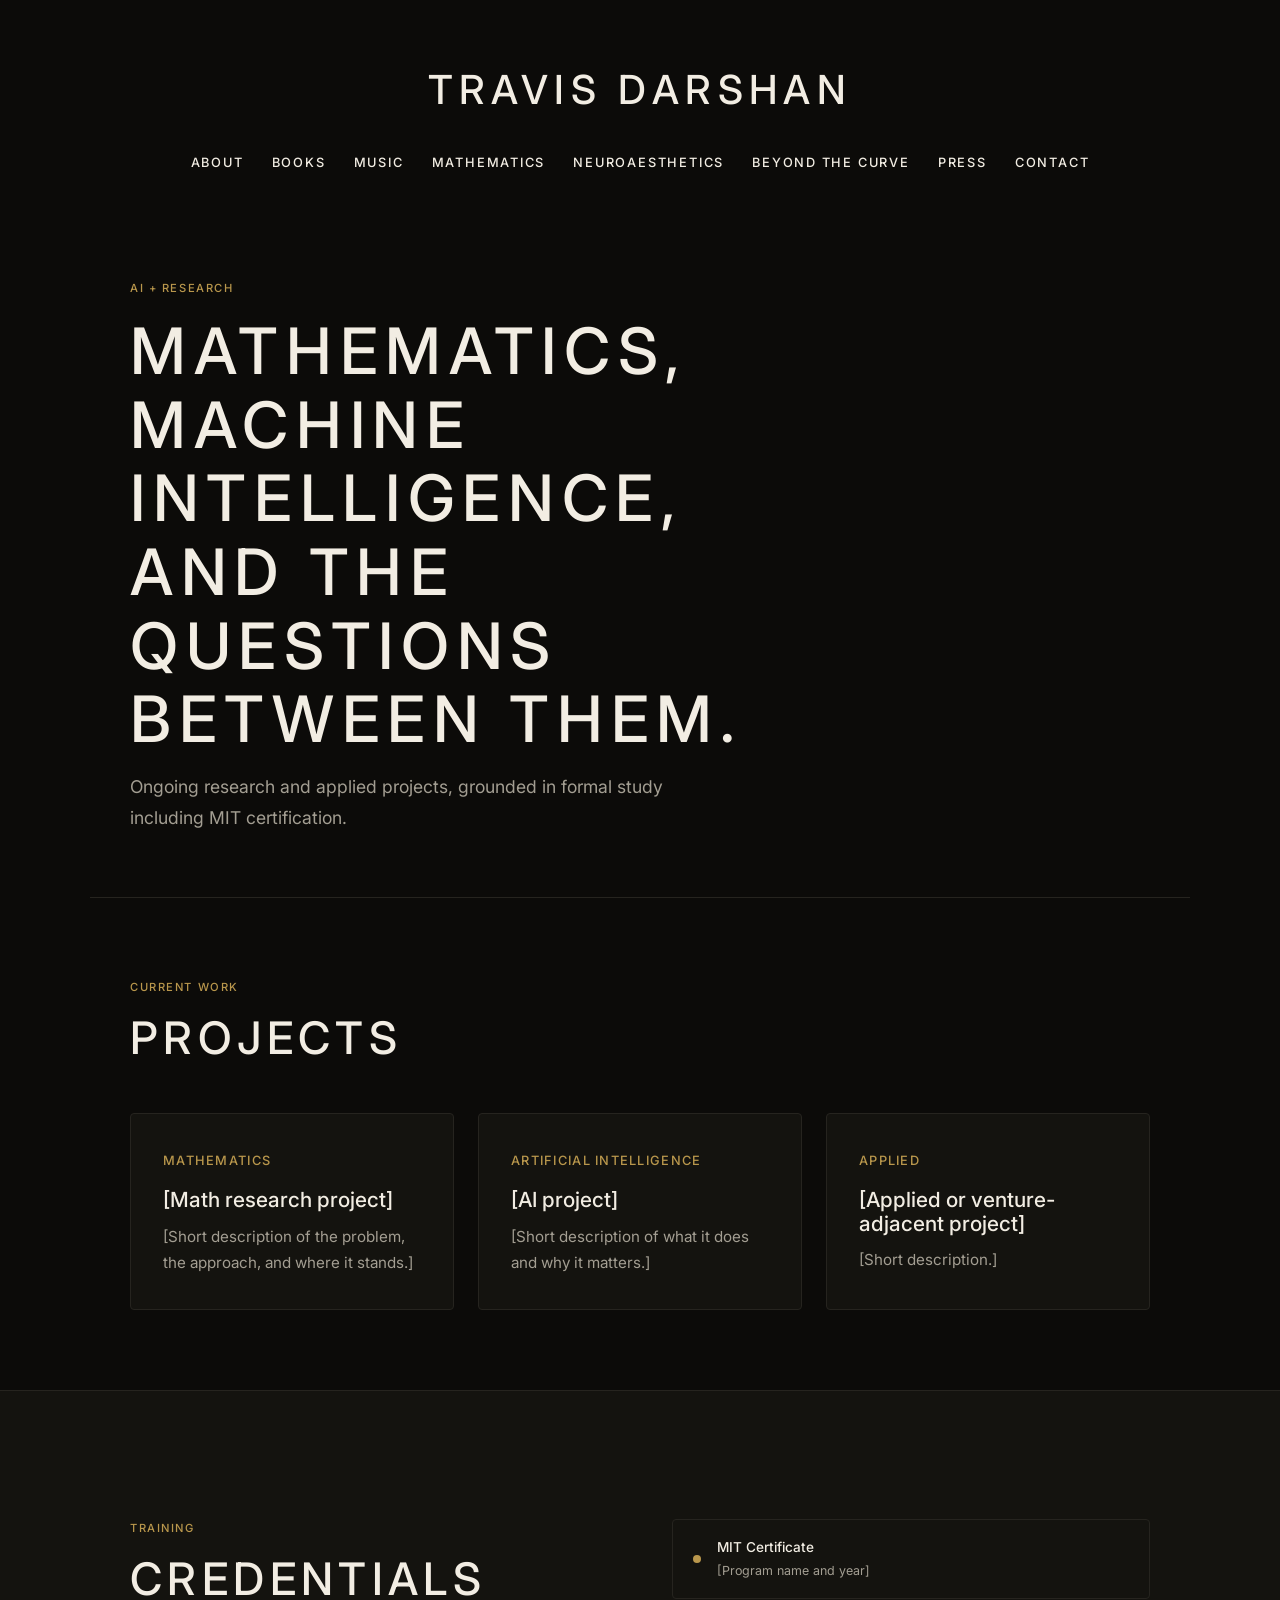
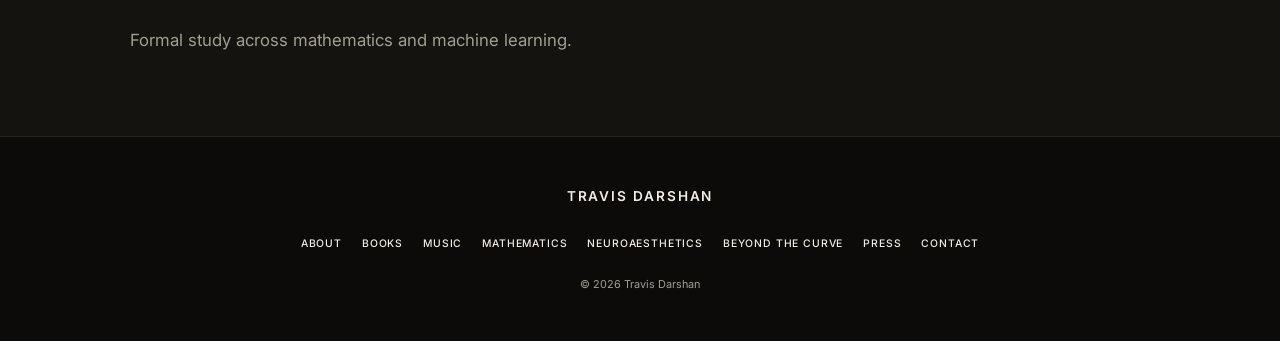
<file: projects.html>
<!DOCTYPE html>
<html lang="en">
<head>
  <meta charset="UTF-8">
  <meta name="viewport" content="width=device-width, initial-scale=1.0">
  <title>AI + Research — Travis Darshan</title>
  <meta name="description" content="Mathematics research and AI projects by Travis Darshan.">
  <link rel="stylesheet" href="style.css">
</head>
<body>
<main>
  <div class="page-hero">
    <span class="eyebrow">AI + Research</span>
    <h1>Mathematics, machine intelligence, and the questions between them.</h1>
    <p>Ongoing research and applied projects, grounded in formal study including MIT certification.</p>
    <!-- TODO: name the exact MIT certificate program above once confirmed. -->
  </div>

  <section>
    <div class="container">
      <span class="eyebrow">Current Work</span>
      <h2 class="section-title">Projects</h2>
      <div class="card-grid">
        <!-- TODO: Replace these three placeholder cards with real projects.
             Pattern: card-tag = area, h3 = project name, p = 2-3 sentence description,
             optionally a link to a paper, repo, or demo. -->
        <div class="card">
          <span class="card-tag">Mathematics</span>
          <h3>[Math research project]</h3>
          <p>[Short description of the problem, the approach, and where it stands.]</p>
        </div>
        <div class="card">
          <span class="card-tag">Artificial Intelligence</span>
          <h3>[AI project]</h3>
          <p>[Short description of what it does and why it matters.]</p>
        </div>
        <div class="card">
          <span class="card-tag">Applied</span>
          <h3>[Applied or venture-adjacent project]</h3>
          <p>[Short description.]</p>
        </div>
      </div>
    </div>
  </section>

  <section style="background:#14130F;">
    <div class="container">
      <div class="tech-grid">
        <div>
          <span class="eyebrow">Training</span>
          <h2 class="section-title">Credentials</h2>
          <p class="section-body">Formal study across mathematics and machine learning.</p>
        </div>
        <div class="tech-stack">
          <div class="tech-item">
            <div class="tech-dot active"></div>
            <div>
              <div class="tech-item-label">MIT Certificate</div>
              <div class="tech-item-sub">[Program name and year]</div>
            </div>
          </div>
          <!-- TODO: add additional credentials, coursework, or affiliations as tech-item blocks. -->
        </div>
      </div>
    </div>
  </section>
</main>
<script src="shared.js"></script>
</body>
</html>
</file>
<file: style.css>
@import url('https://fonts.googleapis.com/css2?family=Inter:wght@300;400;500;600&display=swap');

*, *::before, *::after { box-sizing: border-box; margin: 0; padding: 0; }

:root {
  --bg:       #0C0B09;
  --panel:    #14130F;
  --ivory:    #F2EDE3;
  --gold:     #B9974C;
  --gold-dk:  #9A7B36;
  --stone:    #5C574A;
  --mid:      #A39E92;
  --border:   #26241F;
  --sans:     'Inter', system-ui, sans-serif;

  /* legacy names still used in inline HTML styles */
  --cream:    var(--bg);
  --forest:   var(--ivory);
  --terra:    var(--gold);
  --sage:     var(--stone);
  --ink:      var(--ivory);
}

html { scroll-behavior: smooth; overscroll-behavior: none; }

body {
  background: var(--bg);
  color: var(--ivory);
  font-family: var(--sans);
  font-size: 16px;
  line-height: 1.7;
  -webkit-font-smoothing: antialiased;
  overscroll-behavior: none;
}

/* ── NAV (centered, static) ── */
nav {
  display: flex;
  flex-direction: column;
  align-items: center;
  gap: 1.5rem;
  padding: 3.5rem 1.5rem 1.5rem;
}

.nav-logo {
  font-size: clamp(1.7rem, 5vw, 2.5rem);
  font-weight: 500;
  letter-spacing: 0.16em;
  text-transform: uppercase;
  color: var(--ivory);
  text-decoration: none;
  text-align: center;
}

.nav-logo-home { color: var(--gold); }

.nav-links {
  display: flex;
  flex-wrap: wrap;
  justify-content: center;
  gap: 1rem 1.75rem;
  list-style: none;
}

.nav-links li { white-space: nowrap; }

.nav-links a {
  font-size: 0.8rem;
  font-weight: 500;
  letter-spacing: 0.14em;
  text-transform: uppercase;
  color: var(--ivory);
  text-decoration: none;
  transition: color 0.2s;
}

.nav-links a:hover,
.nav-links a.active { color: var(--gold); }

.hamburger { display: none; }

/* ── LAYOUT ── */
.container        { max-width: 1100px; margin: 0 auto; padding: 0 2.5rem; }
.container-narrow { max-width: 720px;  margin: 0 auto; padding: 0 2.5rem; }
.container-medium { max-width: 900px;  margin: 0 auto; padding: 0 1.5rem; }

section { padding: 5rem 0; }
section + section { border-top: 1px solid var(--border); }

/* ── TYPE ── */
h1, h2, h3, h4 { font-weight: 500; line-height: 1.15; }

h1, h2, .section-title, .page-hero h1 {
  text-transform: uppercase;
  letter-spacing: 0.12em;
}

.eyebrow {
  display: block;
  font-size: 0.7rem;
  font-weight: 500;
  letter-spacing: 0.14em;
  text-transform: uppercase;
  color: var(--gold);
  margin-bottom: 1rem;
}

.section-title {
  font-size: clamp(2rem, 4vw, 2.8rem);
  color: var(--ivory);
  margin-bottom: 1.25rem;
}

.section-body {
  font-size: 1.05rem;
  color: var(--mid);
  max-width: 580px;
  line-height: 1.8;
}

.manifesto {
  font-size: clamp(1.15rem, 2.2vw, 1.5rem);
  line-height: 1.9;
  color: var(--ivory);
  max-width: 640px;
  margin: 0 auto;
}

/* ── PAGE HERO (interior pages) ── */
.page-hero {
  padding: 5rem 2.5rem 4rem;
  max-width: 1100px;
  margin: 0 auto;
  border-bottom: 1px solid var(--border);
}

.page-hero h1 {
  font-size: clamp(2.5rem, 5vw, 4rem);
  color: var(--ivory);
  margin-bottom: 1rem;
  max-width: 700px;
}

.page-hero p {
  font-size: 1.1rem;
  color: var(--mid);
  max-width: 560px;
  line-height: 1.75;
}

/* ── HOME TILE GRID ── */
.tile-grid {
  display: grid;
  grid-template-columns: repeat(auto-fit, minmax(240px, 1fr));
  gap: 1.5rem;
  max-width: 1300px;
  margin: 3rem auto 0;
  padding: 0 1.5rem 5rem;
}

.tile { display: block; text-decoration: none; }
.tile img { width: 100%; aspect-ratio: 1/1; object-fit: cover; display: block; }

.tile-label {
  font-weight: 600;
  text-transform: uppercase;
  letter-spacing: 0.1em;
  font-size: 0.9rem;
  color: var(--ivory);
  margin-top: 0.85rem;
}

.tile:hover .tile-label { color: var(--gold); }

.contact-strip {
  text-align: center;
  text-transform: uppercase;
  letter-spacing: 0.1em;
  font-size: 0.85rem;
  line-height: 2.2;
  color: var(--mid);
}

/* ── BUTTONS ── */
.btn {
  display: inline-block;
  font-size: 0.8rem;
  font-weight: 500;
  letter-spacing: 0.08em;
  text-transform: uppercase;
  padding: 0.75rem 1.75rem;
  text-decoration: none;
  border-radius: 2px;
  transition: all 0.2s;
  cursor: pointer;
  border: none;
}

.btn-primary { background: var(--ivory); color: var(--bg); }
.btn-primary:hover { background: var(--gold-dk); }

.btn-outline { border: 1px solid var(--ivory); color: var(--ivory); background: transparent; }
.btn-outline:hover { background: var(--ivory); color: var(--bg); }

.btn-terra { background: var(--gold); color: white; }
.btn-terra:hover { background: var(--gold-dk); }

/* ── CARDS ── */
.card {
  background: var(--panel);
  border: 1px solid var(--border);
  border-radius: 4px;
  padding: 2rem;
  transition: border-color 0.2s;
}

.card:hover { border-color: var(--stone); }

.card-grid {
  display: grid;
  grid-template-columns: repeat(auto-fit, minmax(280px, 1fr));
  gap: 1.5rem;
  margin-top: 3rem;
}

.card h3 { font-size: 1.3rem; color: var(--ivory); margin-bottom: 0.75rem; }
.card p  { font-size: 0.95rem; color: var(--mid); line-height: 1.75; }

.card-tag {
  display: inline-block;
  font-size: 0.8rem;
  font-weight: 500;
  letter-spacing: 0.1em;
  text-transform: uppercase;
  color: var(--gold);
  margin-bottom: 1rem;
}

/* ── BOOK CARDS ── */
.book-card {
  background: var(--panel);
  border: 1px solid var(--border);
  border-radius: 4px;
  overflow: hidden;
}

.book-cover {
  height: 200px;
  display: flex;
  align-items: center;
  justify-content: center;
  padding: 1.5rem;
}

.book-info { padding: 1.75rem; }

.book-status {
  font-size: 0.8rem;
  font-weight: 500;
  letter-spacing: 0.1em;
  text-transform: uppercase;
  color: var(--gold);
  margin-bottom: 0.6rem;
}

.book-info h3 { font-size: 1.3rem; color: var(--ivory); margin-bottom: 0.5rem; }
.book-info p  { font-size: 0.9rem; color: var(--mid); line-height: 1.7; }

/* ── CREDENTIALS (tech-item) ── */
.tech-grid {
  display: grid;
  grid-template-columns: 1fr 1fr;
  gap: 4rem;
  align-items: start;
  margin-top: 3rem;
}

.tech-stack { display: flex; flex-direction: column; gap: 1rem; }

.tech-item {
  display: flex;
  align-items: center;
  gap: 1rem;
  padding: 1rem 1.25rem;
  background: var(--panel);
  border: 1px solid var(--border);
  border-radius: 4px;
}

.tech-dot { width: 8px; height: 8px; border-radius: 50%; background: var(--stone); flex-shrink: 0; }
.tech-dot.active { background: var(--gold); }
.tech-item-label { font-size: 0.85rem; font-weight: 500; color: var(--ivory); }
.tech-item-sub   { font-size: 0.78rem; color: var(--mid); margin-top: 0.1rem; }

/* ── ABOUT ── */
.about-content h2 {
  font-size: 2rem;
  color: var(--ivory);
  margin: 2.5rem 0 1.25rem;
}

.about-content h2:first-child { margin-top: 0; }

.about-content p {
  color: var(--mid);
  line-height: 1.85;
  margin-bottom: 1.25rem;
  font-size: 1rem;
}

/* ── CONTACT ── */
.contact-grid {
  display: grid;
  grid-template-columns: 1fr 1fr;
  gap: 4rem;
  align-items: start;
}

.contact-form { display: flex; flex-direction: column; gap: 1.25rem; }
.form-group   { display: flex; flex-direction: column; gap: 0.4rem; }

.form-group label {
  font-size: 0.75rem;
  font-weight: 500;
  letter-spacing: 0.08em;
  text-transform: uppercase;
  color: var(--mid);
}

.form-group input,
.form-group textarea,
.form-group select {
  font-family: var(--sans);
  font-size: 0.95rem;
  padding: 0.75rem 1rem;
  border: 1px solid var(--border);
  border-radius: 2px;
  background: var(--panel);
  color: var(--ivory);
  outline: none;
  transition: border-color 0.2s;
  -webkit-appearance: none;
}

.form-group input:focus,
.form-group textarea:focus,
.form-group select:focus {
  border-color: var(--ivory);
  outline: 2px solid var(--ivory);
  outline-offset: 2px;
}

.form-group textarea { resize: vertical; min-height: 140px; }

.contact-info-block {
  padding: 2rem;
  background: var(--panel);
  border: 1px solid var(--border);
  border-radius: 4px;
  margin-bottom: 1.5rem;
}

.contact-info-block h3 { font-size: 1.1rem; color: var(--ivory); margin-bottom: 0.75rem; }
.contact-info-block p  { font-size: 0.9rem; color: var(--mid); line-height: 1.7; }
.contact-info-block a  { color: var(--gold); text-decoration: none; }
.contact-info-block a:hover { text-decoration: underline; }

/* ── FOOTER ── */
footer {
  border-top: 1px solid var(--border);
  padding: 3rem 2.5rem;
}

.footer-inner {
  max-width: 1100px;
  margin: 0 auto;
  display: flex;
  flex-direction: column;
  align-items: center;
  gap: 1.25rem;
  text-align: center;
}

.footer-logo {
  font-weight: 600;
  text-transform: uppercase;
  letter-spacing: 0.14em;
  font-size: 0.85rem;
  color: var(--ivory);
  text-decoration: none;
}

.footer-links {
  display: flex;
  flex-wrap: wrap;
  justify-content: center;
  gap: 0.6rem 1.25rem;
  list-style: none;
}

.footer-links li { white-space: nowrap; }

.footer-links a {
  font-size: 0.65rem;
  font-weight: 500;
  letter-spacing: 0.08em;
  text-transform: uppercase;
  color: var(--ivory);
  text-decoration: none;
  transition: color 0.2s;
}

.footer-links a:hover { color: var(--gold); }

.footer-copy { font-size: 0.68rem; color: var(--mid); }

/* ── MOBILE ── */
@media (max-width: 768px) {
  nav { padding: 2.5rem 1rem 1rem; }
  .container, .container-narrow { padding: 0 1.5rem; }
  section { padding: 3rem 0; }
  .tech-grid, .contact-grid { grid-template-columns: 1fr; gap: 2rem; }
  .page-hero { padding: 3rem 1.5rem 1.5rem; }
}

@media (prefers-reduced-motion: reduce) {
  html { scroll-behavior: auto; }
  *, *::before, *::after { transition: none !important; }
}
</file>
